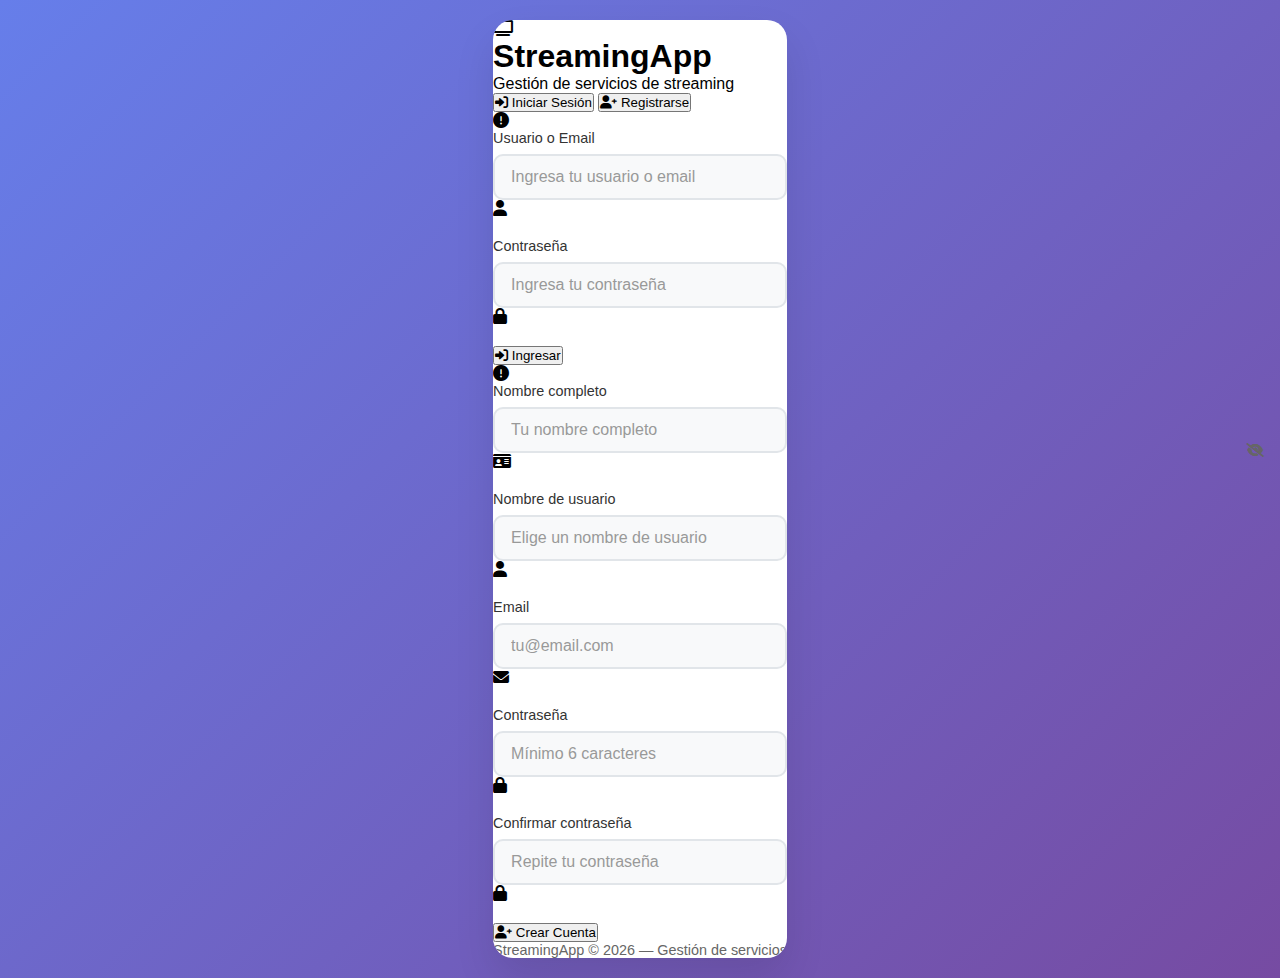
<file: index.html>
<!DOCTYPE html>
<html lang="es">
<head>
    <meta charset="UTF-8">
    <meta name="viewport" content="width=device-width, initial-scale=1.0">
    <title>Gestión de Servicios de Streaming</title>
    <link rel="stylesheet" href="assets/css/style.css">
    <link href="https://cdnjs.cloudflare.com/ajax/libs/font-awesome/6.0.0/css/all.min.css" rel="stylesheet">
</head>
<body>
    <div class="container">
        <!-- Sidebar -->
        <nav class="sidebar">
            <div class="sidebar-header">
                <h2><i class="fas fa-tv"></i> StreamingApp</h2>
                <div class="header-actions" style="display:flex; gap:8px; margin-top:10px; flex-wrap:wrap;">
                    <button class="btn btn-secondary" onclick="openProfileModal()">
                        <i class="fas fa-user"></i> Perfil
                    </button>
                    <button class="btn btn-secondary" onclick="logout()">
                        <i class="fas fa-sign-out-alt"></i> Cerrar sesión
                    </button>
                </div>
            </div>
            <ul class="sidebar-menu">
                <li><a href="#" onclick="showSection('dashboard')" class="active"><i class="fas fa-home"></i> Dashboard</a></li>
                <li><a href="#" onclick="showSection('clientes')"><i class="fas fa-users"></i> Clientes</a></li>
                <li><a href="#" onclick="showSection('proveedores')"><i class="fas fa-building"></i> Proveedores</a></li>
                <li><a href="#" onclick="showSection('servicios')"><i class="fas fa-play-circle"></i> Servicios</a></li>
                <li><a href="#" onclick="showSection('notificaciones')"><i class="fas fa-bell"></i> Notificaciones</a></li>
            </ul>

            <!-- User Info Panel -->
            <div class="sidebar-user" id="sidebarUser">
                <div class="sidebar-user-avatar">
                    <i class="fas fa-user-circle"></i>
                </div>
                <div class="sidebar-user-info">
                    <span class="sidebar-user-name" id="sidebarUserName">Cargando...</span>
                    <span class="sidebar-user-role" id="sidebarUserRole">—</span>
                </div>
                <button class="sidebar-logout-btn" onclick="logout()" title="Cerrar sesión">
                    <i class="fas fa-sign-out-alt"></i>
                </button>
            </div>
        </nav>

        <!-- Main Content -->
        <main class="main-content">
            <!-- Dashboard Section -->
            <section id="dashboard" class="content-section active">
                <div class="section-header">
                    <h1>Dashboard</h1>
                    <p>Resumen de tu gestión de servicios de streaming</p>
                </div>
                
                <div class="stats-grid">
                    <div class="stat-card">
                        <div class="stat-icon">
                            <i class="fas fa-users"></i>
                        </div>
                        <div class="stat-content">
                            <h3 id="total-clientes">0</h3>
                            <p>Clientes Activos</p>
                        </div>
                    </div>
                    
                    <div class="stat-card">
                        <div class="stat-icon">
                            <i class="fas fa-play-circle"></i>
                        </div>
                        <div class="stat-content">
                            <h3 id="total-servicios">0</h3>
                            <p>Servicios Activos</p>
                        </div>
                    </div>
                    
                    <div class="stat-card">
                        <div class="stat-icon">
                            <i class="fas fa-exclamation-triangle"></i>
                        </div>
                        <div class="stat-content">
                            <h3 id="servicios-vencer">0</h3>
                            <p>Próximos a Vencer</p>
                        </div>
                    </div>
                    
                    <div class="stat-card">
                        <div class="stat-icon">
                            <i class="fas fa-dollar-sign"></i>
                        </div>
                        <div class="stat-content">
                            <h3 id="ingresos-mensuales">$0</h3>
                            <p>Ingresos Mensuales</p>
                        </div>
                    </div>
                </div>

                <div class="dashboard-content">
                    <div class="card">
                        <div class="card-header">
                            <h3>Servicios Próximos a Vencer</h3>
                            <button class="btn btn-primary" onclick="generarNotificaciones()">
                                <i class="fas fa-bell"></i> Generar Notificaciones
                            </button>
                        </div>
                        <div class="card-body">
                            <div id="servicios-vencer-list">
                                <p>Cargando...</p>
                            </div>
                        </div>
                    </div>
                </div>
            </section>

            <!-- Clientes Section -->
            <section id="clientes" class="content-section">
                <div class="section-header">
                    <h1>Gestión de Clientes</h1>
                    <button class="btn btn-primary" onclick="openClienteModal()">
                        <i class="fas fa-plus"></i> Nuevo Cliente
                    </button>
                </div>
                
                <div class="card">
                    <div class="card-body">
                        <div class="table-actions">
                            <div class="left-actions">
                                <label class="inline-control">
                                    <input type="checkbox" id="clientes-only-active" /> Solo activos
                                </label>
                            </div>
                            <div class="right-actions">
                                <input type="text" id="clientes-search" placeholder="Buscar clientes..." />
                                <select id="clientes-page-size" title="Items por página">
                                    <option value="10" selected>10</option>
                                    <option value="20">20</option>
                                    <option value="50">50</option>
                                </select>
                            </div>
                        </div>
                        <div class="table-container">
                            <table id="clientes-table" class="data-table">
                                <thead>
                                    <tr>
                                        <th onclick="sortTable('clientes', 'nombre')" class="sortable">
                                            Nombre <i class="fas fa-sort"></i>
                                        </th>
                                        <th onclick="sortTable('clientes', 'apellido')" class="sortable">
                                            Apellido <i class="fas fa-sort"></i>
                                        </th>
                                        <th onclick="sortTable('clientes', 'telefono')" class="sortable">
                                            Teléfono <i class="fas fa-sort"></i>
                                        </th>
                                        <th onclick="sortTable('clientes', 'email')" class="sortable">
                                            Email <i class="fas fa-sort"></i>
                                        </th>
                                        <th onclick="sortTable('clientes', 'activo')" class="sortable">
                                            Estado <i class="fas fa-sort"></i>
                                        </th>
                                        <th>Acciones</th>
                                    </tr>
                                </thead>
                                <tbody>
                                    <tr>
                                        <td colspan="7">Cargando...</td>
                                    </tr>
                                </tbody>
                            </table>
                        </div>
                        <div id="clientes-pagination" class="pagination"></div>
                    </div>
                </div>
            </section>

            <!-- Proveedores Section -->
            <section id="proveedores" class="content-section">
                <div class="section-header">
                    <h1>Gestión de Proveedores</h1>
                    <button class="btn btn-primary" onclick="openProveedorModal()">
                        <i class="fas fa-plus"></i> Nuevo Proveedor
                    </button>
                </div>
                
                <div class="card">
                    <div class="card-body">
                        <div class="table-actions">
                            <div class="left-actions"></div>
                            <div class="right-actions">
                                <input type="text" id="proveedores-search" placeholder="Buscar proveedores..." />
                                <select id="proveedores-page-size" title="Items por página">
                                    <option value="10" selected>10</option>
                                    <option value="20">20</option>
                                    <option value="50">50</option>
                                </select>
                            </div>
                        </div>
                        <div class="table-container">
                            <table id="proveedores-table" class="data-table">
                                <thead>
                                    <tr>
                                        <th onclick="sortTable('proveedores', 'nombre')" class="sortable">
                                            Nombre <i class="fas fa-sort"></i>
                                        </th>
                                        <th onclick="sortTable('proveedores', 'contacto')" class="sortable">
                                            Contacto <i class="fas fa-sort"></i>
                                        </th>
                                        <th onclick="sortTable('proveedores', 'telefono')" class="sortable">
                                            Teléfono <i class="fas fa-sort"></i>
                                        </th>
                                        <th onclick="sortTable('proveedores', 'email')" class="sortable">
                                            Email <i class="fas fa-sort"></i>
                                        </th>
                                        <th>Acciones</th>
                                    </tr>
                                </thead>
                                <tbody>
                                    <tr>
                                        <td colspan="6">Cargando...</td>
                                    </tr>
                                </tbody>
                            </table>
                        </div>
                    </div>
                </div>
            </section>

            <!-- Servicios Section -->
            <section id="servicios" class="content-section">
                <div class="section-header">
                    <h1>Gestión de Servicios</h1>
                    <button class="btn btn-primary" onclick="openServicioModal()">
                        <i class="fas fa-plus"></i> Nuevo Servicio
                    </button>
                </div>
                
                <div class="card">
                    <div class="card-body">
                        <div class="table-actions">
                            <div class="left-actions"></div>
                            <div class="right-actions">
                                <input type="text" id="servicios-search" placeholder="Buscar servicios..." />
                                <select id="servicios-page-size" title="Items por página">
                                    <option value="10" selected>10</option>
                                    <option value="20">20</option>
                                    <option value="50">50</option>
                                </select>
                            </div>
                        </div>
                        <div class="table-container">
                            <table id="servicios-table" class="data-table">
                                <thead>
                                    <tr>
                                        <th onclick="sortTable('servicios', 'cliente_nombre')" class="sortable">
                                            Cliente <i class="fas fa-sort"></i>
                                        </th>
                                        <th onclick="sortTable('servicios', 'nombre_servicio')" class="sortable">
                                            Servicio <i class="fas fa-sort"></i>
                                        </th>
                                        <th onclick="sortTable('servicios', 'tipo_servicio')" class="sortable">
                                            Tipo <i class="fas fa-sort"></i>
                                        </th>
                                        <th onclick="sortTable('servicios', 'precio_mensual')" class="sortable">
                                            Precio <i class="fas fa-sort"></i>
                                        </th>
                                        <th onclick="sortTable('servicios', 'fecha_vencimiento')" class="sortable">
                                            Vencimiento <i class="fas fa-sort"></i>
                                        </th>
                                        <th onclick="sortTable('servicios', 'estado')" class="sortable">
                                            Estado <i class="fas fa-sort"></i>
                                        </th>
                                        <th>Acciones</th>
                                    </tr>
                                </thead>
                                <tbody>
                                    <tr>
                                        <td colspan="8">Cargando...</td>
                                    </tr>
                                </tbody>
                            </table>
                        </div>
                    </div>
                </div>
            </section>

            <!-- Notificaciones Section -->
            <section id="notificaciones" class="content-section">
                <div class="section-header">
                    <h1>Gestión de Notificaciones</h1>
                    <div class="header-actions">
                        <button class="btn btn-success" onclick="enviarNotificacionesPendientes()">
                            <i class="fas fa-paper-plane"></i> Enviar Pendientes
                        </button>
                        <button class="btn btn-primary" onclick="generarNotificaciones()">
                            <i class="fas fa-bell"></i> Generar Automáticas
                        </button>
                    </div>
                </div>
                
                <div class="card">
                    <div class="card-body">
                        <div class="table-container">
                            <table id="notificaciones-table" class="data-table">
                                <thead>
                                    <tr>
                                        <th onclick="sortTable('notificaciones', 'id')" class="sortable">
                                            ID <i class="fas fa-sort"></i>
                                        </th>
                                        <th onclick="sortTable('notificaciones', 'cliente_nombre')" class="sortable">
                                            Cliente <i class="fas fa-sort"></i>
                                        </th>
                                        <th onclick="sortTable('notificaciones', 'nombre_servicio')" class="sortable">
                                            Servicio <i class="fas fa-sort"></i>
                                        </th>
                                        <th onclick="sortTable('notificaciones', 'tipo_notificacion')" class="sortable">
                                            Tipo <i class="fas fa-sort"></i>
                                        </th>
                                        <th onclick="sortTable('notificaciones', 'mensaje')" class="sortable">
                                            Mensaje <i class="fas fa-sort"></i>
                                        </th>
                                        <th onclick="sortTable('notificaciones', 'estado')" class="sortable">
                                            Estado <i class="fas fa-sort"></i>
                                        </th>
                                        <th onclick="sortTable('notificaciones', 'fecha_envio')" class="sortable">
                                            Fecha Envío <i class="fas fa-sort"></i>
                                        </th>
                                    </tr>
                                </thead>
                                <tbody>
                                    <tr>
                                        <td colspan="7">Cargando...</td>
                                    </tr>
                                </tbody>
                            </table>
                        </div>
                    </div>
                </div>
            </section>
        </main>
    </div>

    <!-- Modals -->
    <div id="profileModal" class="modal">
        <div class="modal-content">
            <div class="modal-header">
                <h2>Mi Perfil</h2>
                <span class="close" onclick="closeModal('profileModal')">&times;</span>
            </div>
            <div class="modal-body">
                <form id="profileForm">
                    <div class="form-group">
                        <label for="perfilNombre">Nombre *</label>
                        <input type="text" id="perfilNombre" required>
                    </div>
                    <div class="form-group">
                        <label for="perfilApellido">Apellido *</label>
                        <input type="text" id="perfilApellido" required>
                    </div>
                    <div class="form-group">
                        <label for="perfilTelefono">Teléfono</label>
                        <input type="tel" id="perfilTelefono">
                    </div>
                    <div class="form-group">
                        <label for="perfilEmail">Email</label>
                        <input type="email" id="perfilEmail" disabled>
                        <small id="perfilEmailEstado" class="form-help"></small>
                        <button type="button" class="btn btn-primary" style="margin-top:8px" onclick="sendEmailVerification()">
                            <i class="fas fa-envelope"></i> Enviar verificación
                        </button>
                    </div>
                </form>
            </div>
            <div class="modal-footer">
                <button type="button" class="btn btn-secondary" onclick="closeModal('profileModal')">Cancelar</button>
                <button type="button" class="btn btn-primary" onclick="saveProfile()">Guardar</button>
            </div>
        </div>
    </div>
    <div id="clienteModal" class="modal">
        <div class="modal-content">
            <div class="modal-header">
                <h2 id="clienteModalTitle">Nuevo Cliente</h2>
                <span class="close" onclick="closeModal('clienteModal')">&times;</span>
            </div>
            <div class="modal-body">
                <form id="clienteForm">
                    <input type="hidden" id="clienteId">
                    <div class="form-group">
                        <label for="clienteNombre">Nombre *</label>
                        <input type="text" id="clienteNombre" required>
                    </div>
                    <div class="form-group">
                        <label for="clienteApellido">Apellido *</label>
                        <input type="text" id="clienteApellido" required>
                    </div>
                    <div class="form-group">
                        <label for="clienteTelefono">Teléfono *</label>
                        <input type="tel" id="clienteTelefono" required>
                    </div>
                    <div class="form-group">
                        <label for="clienteEmail">Email</label>
                        <input type="email" id="clienteEmail">
                    </div>
                    <div class="form-group">
                        <label for="clienteDireccion">Dirección</label>
                        <textarea id="clienteDireccion" rows="3"></textarea>
                    </div>
                    <div class="form-group">
                        <label for="clienteStatus">Estado</label>
                        <select id="clienteStatus">
                            <option value="1">Activo</option>
                            <option value="0">Inactivo</option>
                        </select>
                    </div>
                </form>
            </div>
            <div class="modal-footer">
                <button type="button" class="btn btn-secondary" onclick="closeModal('clienteModal')">Cancelar</button>
                <button type="button" class="btn btn-primary" onclick="saveCliente()">Guardar</button>
            </div>
        </div>
    </div>

    <div id="proveedorModal" class="modal">
        <div class="modal-content">
            <div class="modal-header">
                <h2 id="proveedorModalTitle">Nuevo Proveedor</h2>
                <span class="close" onclick="closeModal('proveedorModal')">&times;</span>
            </div>
            <div class="modal-body">
                <form id="proveedorForm">
                    <input type="hidden" id="proveedorId">
                    <div class="form-group">
                        <label for="proveedorNombre">Nombre *</label>
                        <input type="text" id="proveedorNombre" required>
                    </div>
                    <div class="form-group">
                        <label for="proveedorContacto">Contacto</label>
                        <input type="text" id="proveedorContacto">
                    </div>
                    <div class="form-group">
                        <label for="proveedorTelefono">Teléfono</label>
                        <input type="tel" id="proveedorTelefono">
                    </div>
                    <div class="form-group">
                        <label for="proveedorEmail">Email</label>
                        <input type="email" id="proveedorEmail">
                    </div>
                    <div class="form-group">
                        <label for="proveedorDireccion">Dirección</label>
                        <textarea id="proveedorDireccion" rows="3"></textarea>
                    </div>
                </form>
            </div>
            <div class="modal-footer">
                <button type="button" class="btn btn-secondary" onclick="closeModal('proveedorModal')">Cancelar</button>
                <button type="button" class="btn btn-primary" onclick="saveProveedor()">Guardar</button>
            </div>
        </div>
    </div>

    <div id="servicioModal" class="modal">
        <div class="modal-content">
            <div class="modal-header">
                <h2 id="servicioModalTitle">Nuevo Servicio</h2>
                <span class="close" onclick="closeModal('servicioModal')">&times;</span>
            </div>
            <div class="modal-body">
                <form id="servicioForm">
                    <input type="hidden" id="servicioId">
                    <div class="form-group">
                        <label for="servicioCliente">Cliente *</label>
                        <select id="servicioCliente" required>
                            <option value="">Seleccionar cliente...</option>
                        </select>
                    </div>
                    <div class="form-group">
                        <label for="servicioProveedor">Proveedor *</label>
                        <select id="servicioProveedor" required>
                            <option value="">Seleccionar proveedor...</option>
                        </select>
                    </div>
                    <div class="form-group">
                        <label for="servicioNombre">Nombre del Servicio *</label>
                        <input type="text" id="servicioNombre" required>
                    </div>
                    <div class="form-group">
                        <label for="servicioTipo">Tipo de Servicio *</label>
                        <select id="servicioTipo" required>
                            <option value="">Seleccionar tipo...</option>
                            <option value="Netflix">Netflix</option>
                            <option value="Disney+">Disney+</option>
                            <option value="Amazon Prime">Amazon Prime</option>
                            <option value="HBO Max">HBO Max</option>
                            <option value="Spotify">Spotify</option>
                            <option value="Apple Music">Apple Music</option>
                            <option value="YouTube Premium">YouTube Premium</option>
                            <option value="Capcut Pro">Capcut Pro</option>
                            <option value="Canva EDU">Canva EDU</option>
                            <option value="Otro">Otro</option>
                        </select>
                    </div>
                    <div class="form-group">
                        <label for="servicioPrecio">Precio Mensual *</label>
                        <input type="number" id="servicioPrecio" step="0.01" required>
                    </div>
                    <div class="form-group">
                        <label for="servicioInicio">Fecha de Inicio *</label>
                        <input type="date" id="servicioInicio" required>
                    </div>
                    <div class="form-group">
                        <label for="servicioVencimiento">Fecha de Vencimiento *</label>
                        <input type="date" id="servicioVencimiento" required>
                    </div>
                    <div class="form-group">
                        <label for="servicioEstado">Estado</label>
                        <select id="servicioEstado">
                            <option value="Activo">Activo</option>
                            <option value="Suspendido">Suspendido</option>
                            <option value="Cancelado">Cancelado</option>
                        </select>
                    </div>
                    <div class="form-group">
                        <label for="servicioObservaciones">Observaciones</label>
                        <textarea id="servicioObservaciones" rows="3"></textarea>
                    </div>
                </form>
            </div>
            <div class="modal-footer">
                <button type="button" class="btn btn-secondary" onclick="closeModal('servicioModal')">Cancelar</button>
                <button type="button" class="btn btn-primary" onclick="saveServicio()">Guardar</button>
            </div>
        </div>
    </div>

    <script src="assets/js/auth.js"></script>
    <script src="assets/js/app.js"></script>
</body>
</html>
</file>
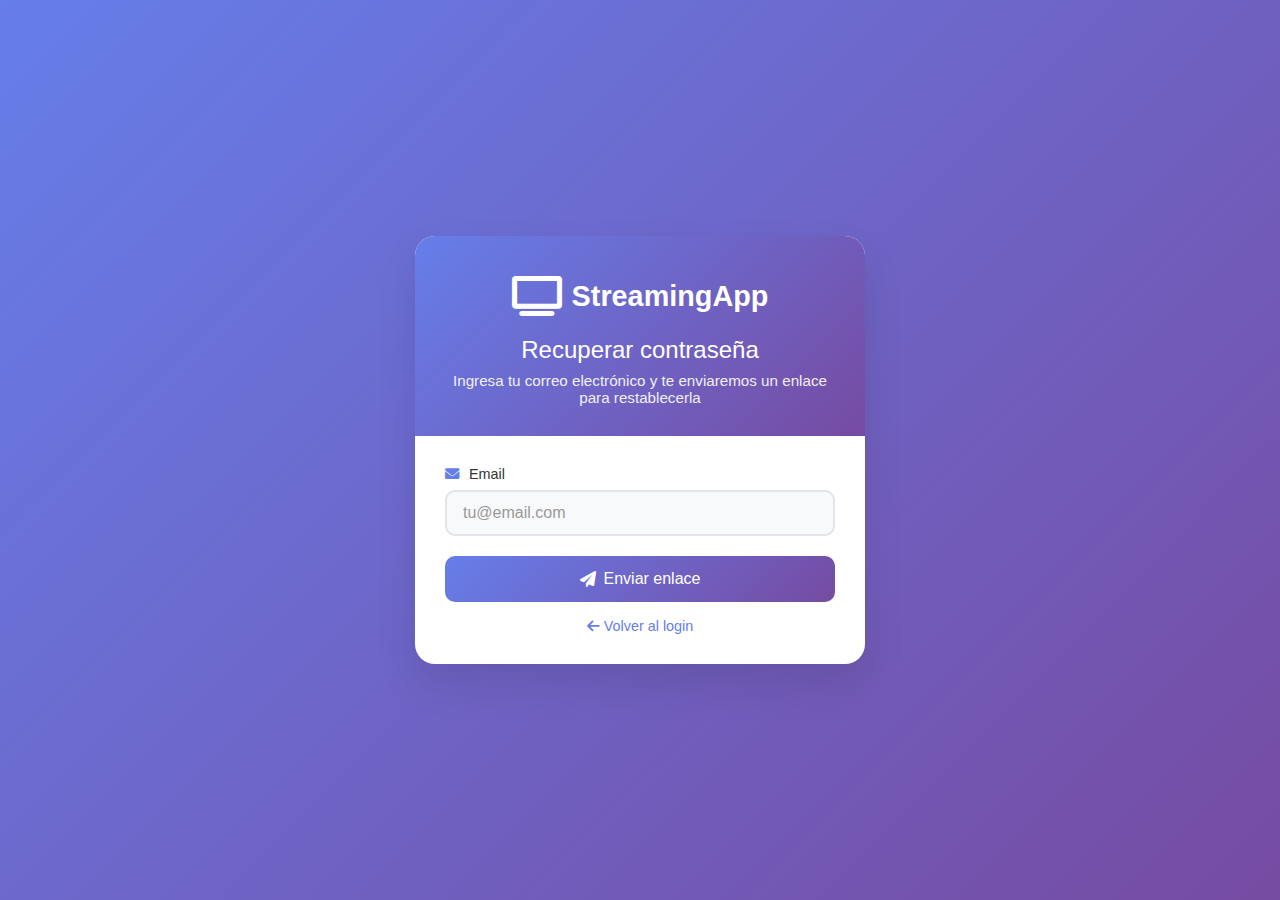
<file: forgot.html>
<!DOCTYPE html>
<html lang="es">
<head>
  <meta charset="UTF-8">
  <meta name="viewport" content="width=device-width, initial-scale=1.0">
  <title>Recuperar contraseña - StreamingApp</title>
  <link rel="stylesheet" href="assets/css/auth.css">
  <link href="https://cdnjs.cloudflare.com/ajax/libs/font-awesome/6.0.0/css/all.min.css" rel="stylesheet">
</head>
<body>
  <div class="auth-container">
    <div class="auth-card">
      <div class="auth-header">
        <div class="logo">
          <i class="fas fa-tv"></i>
          <h1>StreamingApp</h1>
        </div>
        <h2>Recuperar contraseña</h2>
        <p>Ingresa tu correo electrónico y te enviaremos un enlace para restablecerla</p>
      </div>

      <form id="forgotForm" class="auth-form">
        <div class="form-group">
          <label for="email">
            <i class="fas fa-envelope"></i>
            Email
          </label>
          <input type="email" id="email" name="email" required placeholder="tu@email.com">
        </div>

        <button type="submit" class="btn-register" id="forgotBtn">
          <i class="fas fa-paper-plane"></i>
          Enviar enlace
        </button>

        <div class="auth-footer" style="margin-top: 16px">
          <p>
            <a href="login.html" class="login-link"><i class="fas fa-arrow-left"></i> Volver al login</a>
          </p>
        </div>
      </form>

      <div id="alertMessage" class="alert" style="display:none;">
        <i class="fas fa-exclamation-circle"></i>
        <span id="alertText"></span>
        <button type="button" class="alert-close" onclick="hideAlert()">
          <i class="fas fa-times"></i>
        </button>
      </div>
    </div>

    <div id="loadingOverlay" class="loading-overlay" style="display:none;">
      <div class="loading-spinner">
        <i class="fas fa-spinner fa-spin"></i>
        <p>Enviando...</p>
      </div>
    </div>
  </div>

  <script src="assets/js/auth.js"></script>
</body>
</html>
</file>
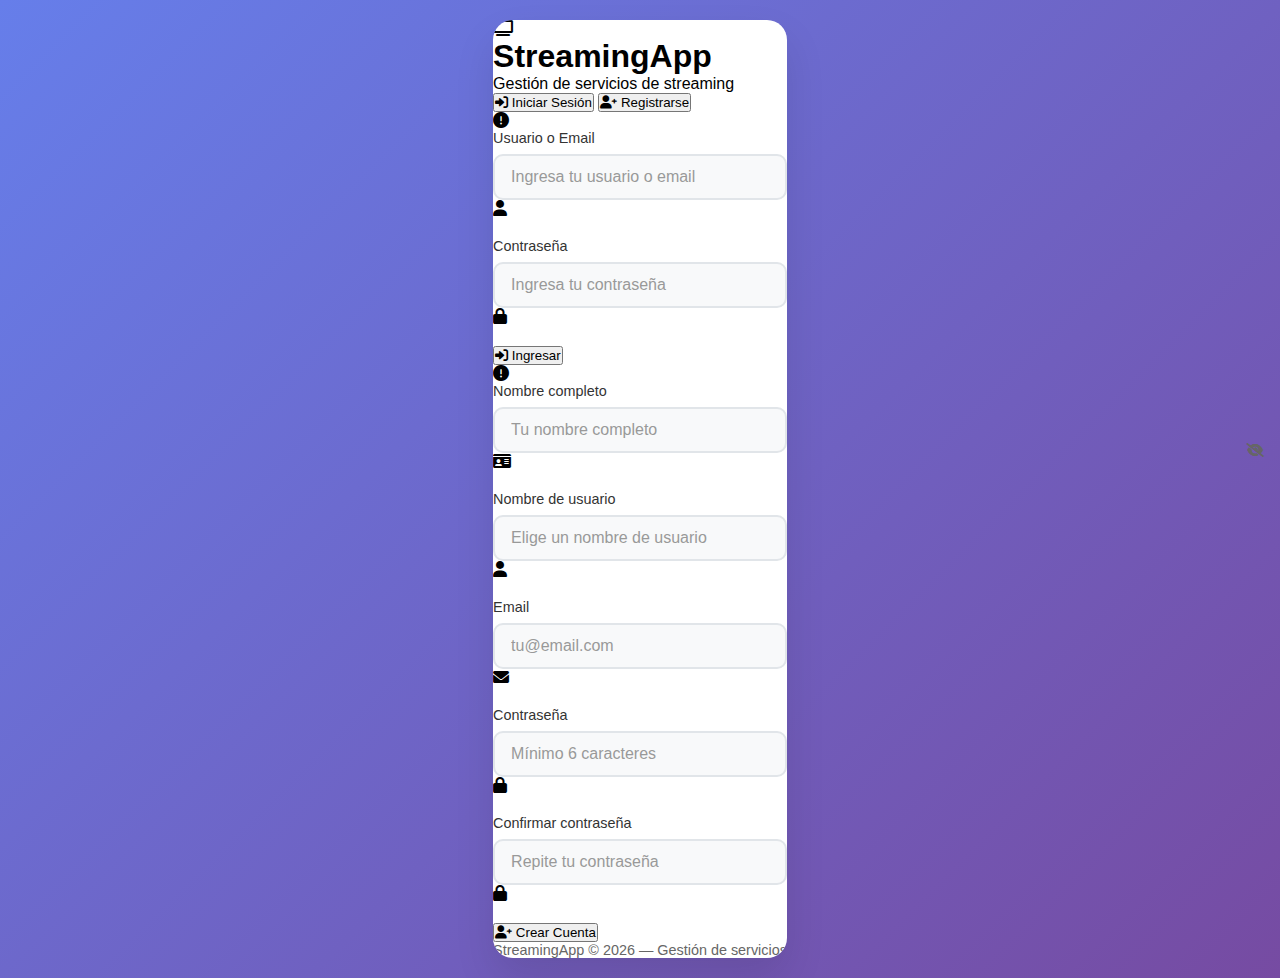
<file: login.html>
<!DOCTYPE html>
<html lang="es">
<head>
    <meta charset="UTF-8">
    <meta name="viewport" content="width=device-width, initial-scale=1.0">
    <title>Iniciar Sesión - StreamingApp</title>
    <meta name="description" content="Accede a tu panel de gestión de servicios de streaming">
    <link rel="stylesheet" href="assets/css/auth.css">
    <link href="https://cdnjs.cloudflare.com/ajax/libs/font-awesome/6.0.0/css/all.min.css" rel="stylesheet">
</head>
<body>

    <!-- Partículas de fondo -->
    <div class="particles"></div>

    <div class="auth-wrapper">
        <div class="auth-card">

            <!-- Marca -->
            <div class="auth-brand">
                <div class="brand-icon">
                    <i class="fas fa-tv"></i>
                </div>
                <h1>StreamingApp</h1>
                <p>Gestión de servicios de streaming</p>
            </div>

            <!-- Tabs -->
            <div class="auth-tabs" role="tablist">
                <button class="tab-btn active" data-tab="loginPanel" role="tab" aria-selected="true" id="tab-login">
                    <i class="fas fa-sign-in-alt"></i> Iniciar Sesión
                </button>
                <button class="tab-btn" data-tab="registerPanel" role="tab" aria-selected="false" id="tab-register">
                    <i class="fas fa-user-plus"></i> Registrarse
                </button>
            </div>

            <!-- ── Panel Login ── -->
            <div class="tab-panel active" id="loginPanel" role="tabpanel" aria-labelledby="tab-login">

                <div class="auth-alert" id="loginAlert" role="alert">
                    <i class="fas fa-exclamation-circle"></i>
                    <span class="alert-msg"></span>
                </div>

                <form id="loginForm" novalidate>
                    <div class="form-group">
                        <label for="loginUsername">Usuario o Email</label>
                        <div class="input-wrapper">
                            <input
                                type="text"
                                id="loginUsername"
                                name="username"
                                placeholder="Ingresa tu usuario o email"
                                autocomplete="username"
                                required
                            >
                            <i class="fas fa-user input-icon"></i>
                        </div>
                    </div>

                    <div class="form-group">
                        <label for="loginPassword">Contraseña</label>
                        <div class="input-wrapper">
                            <input
                                type="password"
                                id="loginPassword"
                                name="password"
                                placeholder="Ingresa tu contraseña"
                                autocomplete="current-password"
                                class="has-toggle"
                                required
                            >
                            <button type="button" class="toggle-password" aria-label="Mostrar contraseña">
                                <i class="fas fa-eye-slash"></i>
                            </button>
                            <i class="fas fa-lock input-icon"></i>
                        </div>
                    </div>

                    <button type="submit" class="btn-auth" id="loginBtn">
                        <div class="spinner"></div>
                        <span class="btn-text">
                            <i class="fas fa-sign-in-alt"></i> Ingresar
                        </span>
                    </button>
                </form>
            </div>

            <!-- ── Panel Registro ── -->
            <div class="tab-panel" id="registerPanel" role="tabpanel" aria-labelledby="tab-register">

                <div class="auth-alert" id="registerAlert" role="alert">
                    <i class="fas fa-exclamation-circle"></i>
                    <span class="alert-msg"></span>
                </div>

                <form id="registerForm" novalidate>
                    <div class="form-group">
                        <label for="regNombre">Nombre completo</label>
                        <div class="input-wrapper">
                            <input
                                type="text"
                                id="regNombre"
                                name="nombre"
                                placeholder="Tu nombre completo"
                                autocomplete="name"
                                required
                            >
                            <i class="fas fa-id-card input-icon"></i>
                        </div>
                    </div>

                    <div class="form-group">
                        <label for="regUsername">Nombre de usuario</label>
                        <div class="input-wrapper">
                            <input
                                type="text"
                                id="regUsername"
                                name="username"
                                placeholder="Elige un nombre de usuario"
                                autocomplete="username"
                                required
                            >
                            <i class="fas fa-user input-icon"></i>
                        </div>
                    </div>

                    <div class="form-group">
                        <label for="regEmail">Email</label>
                        <div class="input-wrapper">
                            <input
                                type="email"
                                id="regEmail"
                                name="email"
                                placeholder="tu@email.com"
                                autocomplete="email"
                                required
                            >
                            <i class="fas fa-envelope input-icon"></i>
                        </div>
                    </div>

                    <div class="form-group">
                        <label for="regPassword">Contraseña</label>
                        <div class="input-wrapper">
                            <input
                                type="password"
                                id="regPassword"
                                name="password"
                                placeholder="Mínimo 6 caracteres"
                                autocomplete="new-password"
                                class="has-toggle"
                                required
                            >
                            <button type="button" class="toggle-password" aria-label="Mostrar contraseña">
                                <i class="fas fa-eye-slash"></i>
                            </button>
                            <i class="fas fa-lock input-icon"></i>
                        </div>
                    </div>

                    <div class="form-group">
                        <label for="regConfirm">Confirmar contraseña</label>
                        <div class="input-wrapper">
                            <input
                                type="password"
                                id="regConfirm"
                                name="confirm"
                                placeholder="Repite tu contraseña"
                                autocomplete="new-password"
                                class="has-toggle"
                                required
                            >
                            <button type="button" class="toggle-password" aria-label="Mostrar contraseña">
                                <i class="fas fa-eye-slash"></i>
                            </button>
                            <i class="fas fa-lock input-icon"></i>
                        </div>
                    </div>

                    <button type="submit" class="btn-auth" id="registerBtn">
                        <div class="spinner"></div>
                        <span class="btn-text">
                            <i class="fas fa-user-plus"></i> Crear Cuenta
                        </span>
                    </button>
                </form>
            </div>

            <!-- Footer -->
            <div class="auth-footer">
                <p>StreamingApp &copy; 2026 &mdash; Gestión de servicios</p>
            </div>

        </div>
    </div>

    <script src="assets/js/auth.js"></script>
</body>
</html>
</file>
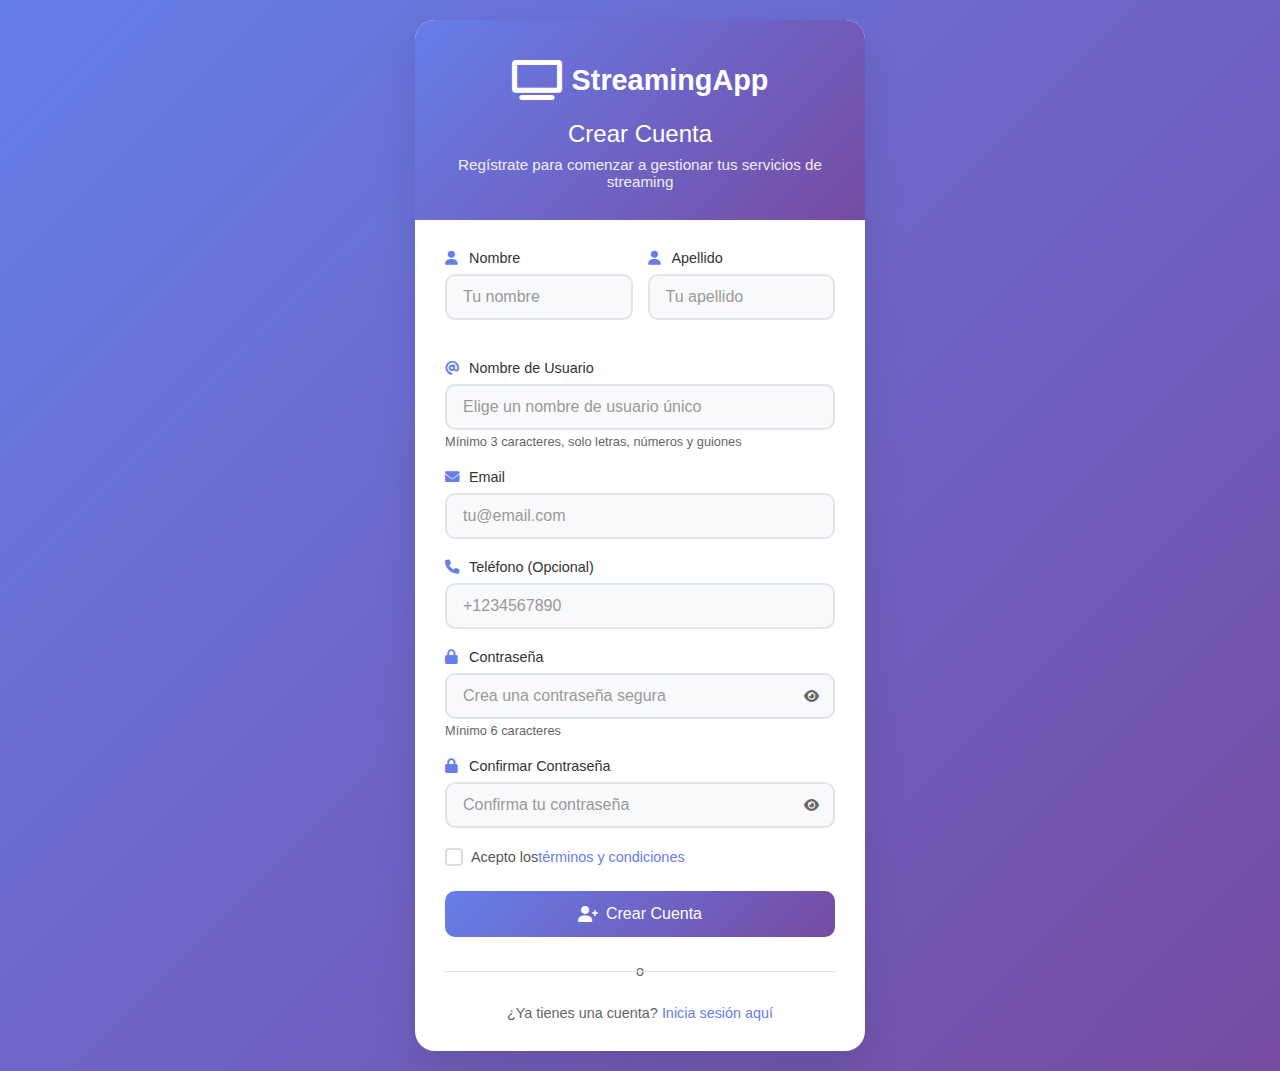
<file: register.html>
<!DOCTYPE html>
<html lang="es">
<head>
    <meta charset="UTF-8">
    <meta name="viewport" content="width=device-width, initial-scale=1.0">
    <title>Registro - StreamingApp</title>
    <link rel="stylesheet" href="assets/css/auth.css">
    <link href="https://cdnjs.cloudflare.com/ajax/libs/font-awesome/6.0.0/css/all.min.css" rel="stylesheet">
</head>
<body>
    <div class="auth-container">
        <div class="auth-card register-card">
            <div class="auth-header">
                <div class="logo">
                    <i class="fas fa-tv"></i>
                    <h1>StreamingApp</h1>
                </div>
                <h2>Crear Cuenta</h2>
                <p>Regístrate para comenzar a gestionar tus servicios de streaming</p>
            </div>
            
            <form id="registerForm" class="auth-form">
                <div class="form-row">
                    <div class="form-group">
                        <label for="nombre">
                            <i class="fas fa-user"></i>
                            Nombre
                        </label>
                        <input type="text" id="nombre" name="nombre" required 
                               placeholder="Tu nombre">
                    </div>
                    
                    <div class="form-group">
                        <label for="apellido">
                            <i class="fas fa-user"></i>
                            Apellido
                        </label>
                        <input type="text" id="apellido" name="apellido" required 
                               placeholder="Tu apellido">
                    </div>
                </div>
                
                <div class="form-group">
                    <label for="username">
                        <i class="fas fa-at"></i>
                        Nombre de Usuario
                    </label>
                    <input type="text" id="username" name="username" required 
                           placeholder="Elige un nombre de usuario único">
                    <small class="form-help">Mínimo 3 caracteres, solo letras, números y guiones</small>
                </div>
                
                <div class="form-group">
                    <label for="email">
                        <i class="fas fa-envelope"></i>
                        Email
                    </label>
                    <input type="email" id="email" name="email" required 
                           placeholder="tu@email.com">
                </div>
                
                <div class="form-group">
                    <label for="telefono">
                        <i class="fas fa-phone"></i>
                        Teléfono (Opcional)
                    </label>
                    <input type="tel" id="telefono" name="telefono" 
                           placeholder="+1234567890">
                </div>
                
                <div class="form-group">
                    <label for="password">
                        <i class="fas fa-lock"></i>
                        Contraseña
                    </label>
                    <div class="password-input">
                        <input type="password" id="password" name="password" required 
                               placeholder="Crea una contraseña segura">
                        <button type="button" class="toggle-password" onclick="togglePassword('password')">
                            <i class="fas fa-eye" id="toggleIcon1"></i>
                        </button>
                    </div>
                    <small class="form-help">Mínimo 6 caracteres</small>
                </div>
                
                <div class="form-group">
                    <label for="confirmPassword">
                        <i class="fas fa-lock"></i>
                        Confirmar Contraseña
                    </label>
                    <div class="password-input">
                        <input type="password" id="confirmPassword" name="confirmPassword" required 
                               placeholder="Confirma tu contraseña">
                        <button type="button" class="toggle-password" onclick="togglePassword('confirmPassword')">
                            <i class="fas fa-eye" id="toggleIcon2"></i>
                        </button>
                    </div>
                </div>
                
                <div class="form-options">
                    <label class="checkbox-container">
                        <input type="checkbox" id="terms" required>
                        <span class="checkmark"></span>
                        Acepto los <a href="#" class="terms-link">términos y condiciones</a>
                    </label>
                </div>
                
                <button type="submit" class="btn-register" id="registerBtn">
                    <i class="fas fa-user-plus"></i>
                    Crear Cuenta
                </button>
                
                <div class="auth-divider">
                    <span>o</span>
                </div>
                
                <div class="auth-footer">
                    <p>¿Ya tienes una cuenta? 
                        <a href="login.html" class="login-link">Inicia sesión aquí</a>
                    </p>
                </div>
            </form>
            
            <!-- Mensaje de alerta -->
            <div id="alertMessage" class="alert" style="display: none;">
                <i class="fas fa-exclamation-circle"></i>
                <span id="alertText"></span>
                <button type="button" class="alert-close" onclick="hideAlert()">
                    <i class="fas fa-times"></i>
                </button>
            </div>
        </div>
        
        <!-- Loading overlay -->
        <div id="loadingOverlay" class="loading-overlay" style="display: none;">
            <div class="loading-spinner">
                <i class="fas fa-spinner fa-spin"></i>
                <p>Creando cuenta...</p>
            </div>
        </div>
    </div>

    <script src="assets/js/auth.js"></script>
</body>
</html>
</file>
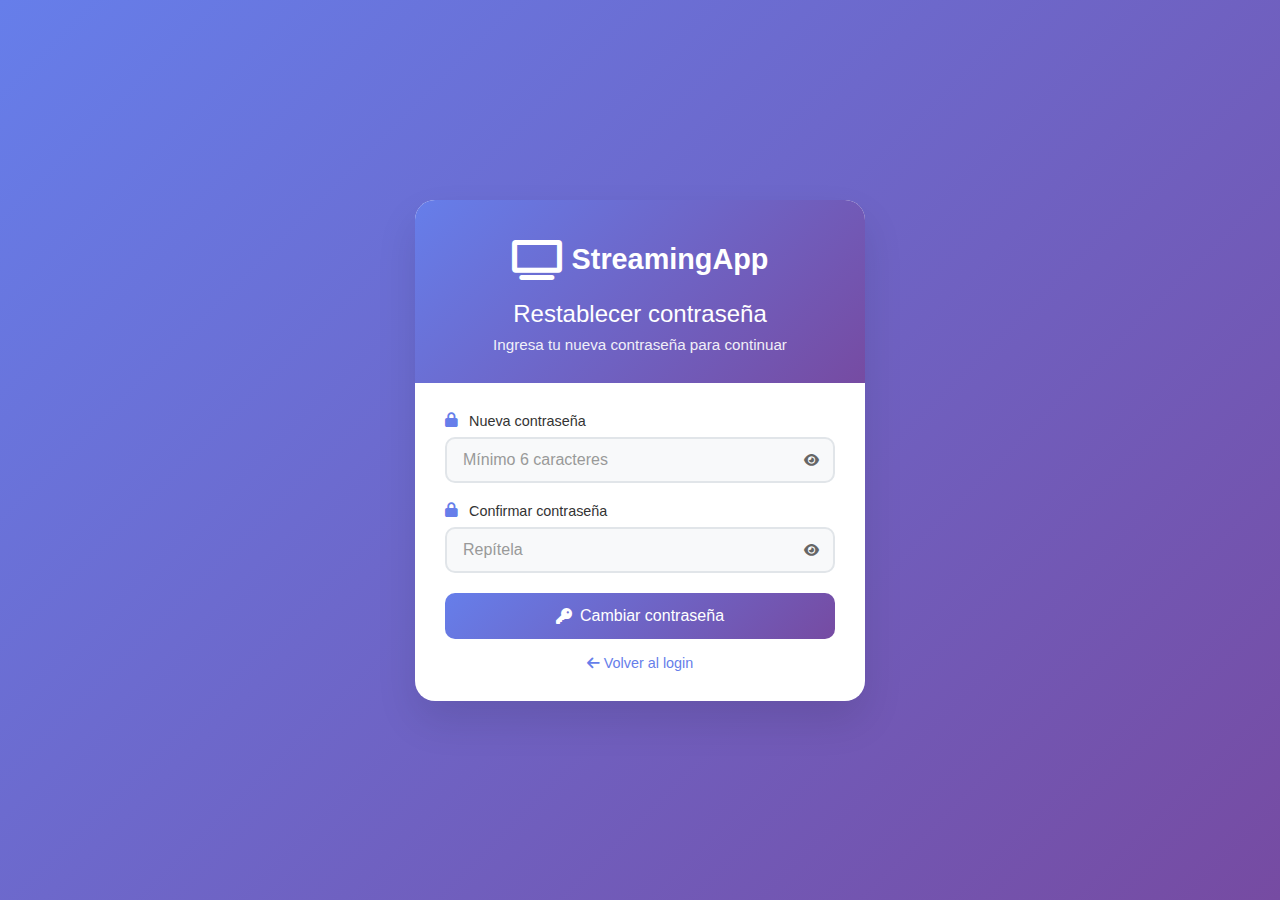
<file: reset.html>
<!DOCTYPE html>
<html lang="es">
<head>
  <meta charset="UTF-8">
  <meta name="viewport" content="width=device-width, initial-scale=1.0">
  <title>Restablecer contraseña - StreamingApp</title>
  <link rel="stylesheet" href="assets/css/auth.css">
  <link href="https://cdnjs.cloudflare.com/ajax/libs/font-awesome/6.0.0/css/all.min.css" rel="stylesheet">
</head>
<body>
  <div class="auth-container">
    <div class="auth-card">
      <div class="auth-header">
        <div class="logo">
          <i class="fas fa-tv"></i>
          <h1>StreamingApp</h1>
        </div>
        <h2>Restablecer contraseña</h2>
        <p>Ingresa tu nueva contraseña para continuar</p>
      </div>

      <form id="resetForm" class="auth-form">
        <input type="hidden" id="resetToken">
        <div class="form-group">
          <label for="password">
            <i class="fas fa-lock"></i>
            Nueva contraseña
          </label>
          <div class="password-input">
            <input type="password" id="password" name="password" required placeholder="Mínimo 6 caracteres">
            <button type="button" class="toggle-password" onclick="togglePassword('password')">
              <i class="fas fa-eye" id="toggleIcon1"></i>
            </button>
          </div>
        </div>

        <div class="form-group">
          <label for="confirmPassword">
            <i class="fas fa-lock"></i>
            Confirmar contraseña
          </label>
          <div class="password-input">
            <input type="password" id="confirmPassword" name="confirmPassword" required placeholder="Repítela">
            <button type="button" class="toggle-password" onclick="togglePassword('confirmPassword')">
              <i class="fas fa-eye" id="toggleIcon2"></i>
            </button>
          </div>
        </div>

        <button type="submit" class="btn-register" id="resetBtn">
          <i class="fas fa-key"></i>
          Cambiar contraseña
        </button>

        <div class="auth-footer" style="margin-top: 16px">
          <p>
            <a href="login.html" class="login-link"><i class="fas fa-arrow-left"></i> Volver al login</a>
          </p>
        </div>
      </form>

      <div id="alertMessage" class="alert" style="display:none;">
        <i class="fas fa-exclamation-circle"></i>
        <span id="alertText"></span>
        <button type="button" class="alert-close" onclick="hideAlert()">
          <i class="fas fa-times"></i>
        </button>
      </div>
    </div>

    <div id="loadingOverlay" class="loading-overlay" style="display:none;">
      <div class="loading-spinner">
        <i class="fas fa-spinner fa-spin"></i>
        <p>Guardando...</p>
      </div>
    </div>
  </div>

  <script src="assets/js/auth.js"></script>
</body>
</html>
</file>
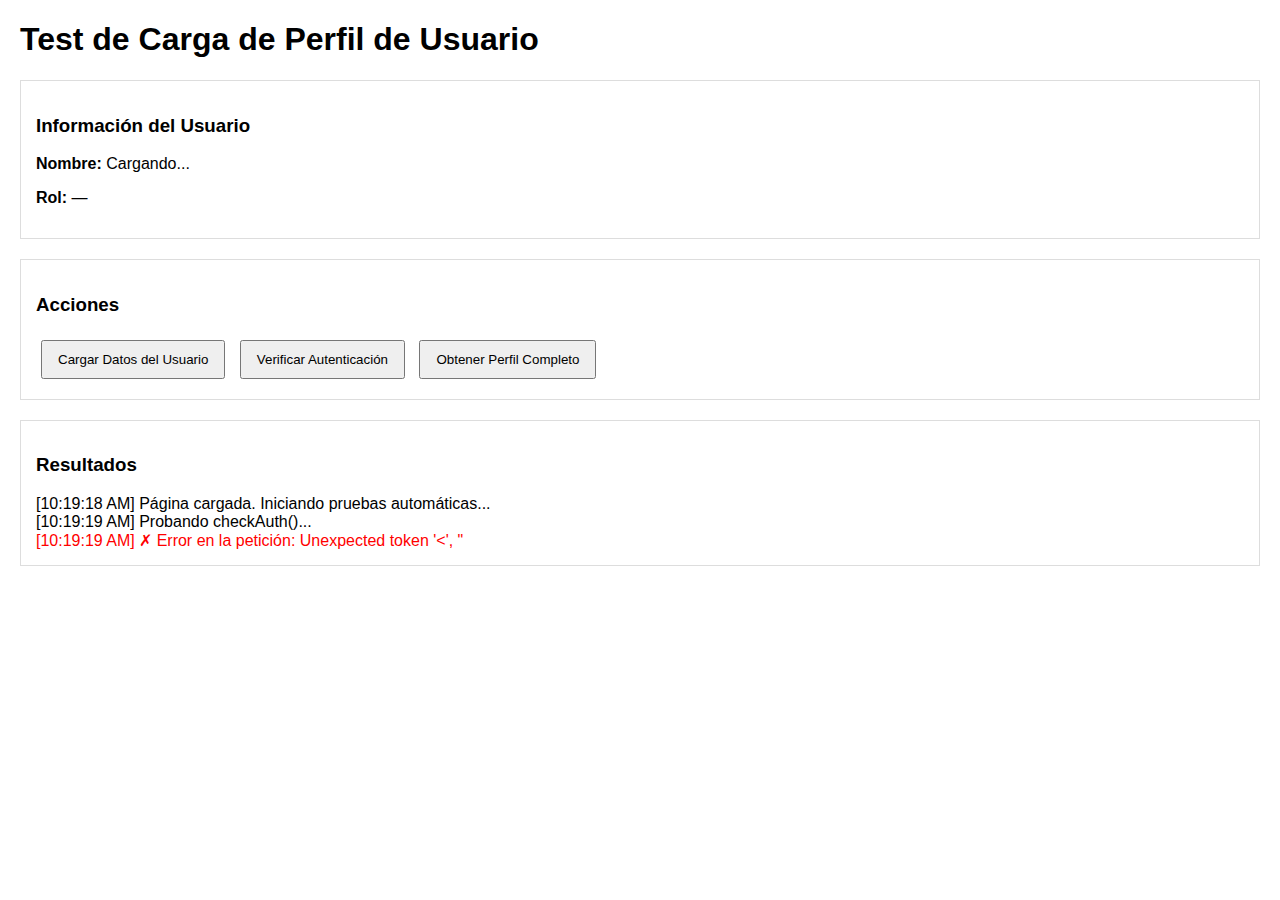
<file: test_user_profile.html>
<!DOCTYPE html>
<html lang="es">
<head>
    <meta charset="UTF-8">
    <meta name="viewport" content="width=device-width, initial-scale=1.0">
    <title>Test Perfil de Usuario</title>
    <style>
        body { font-family: Arial, sans-serif; margin: 20px; }
        .test-section { margin: 20px 0; padding: 15px; border: 1px solid #ddd; }
        .success { color: green; }
        .error { color: red; }
        button { padding: 10px 15px; margin: 5px; }
    </style>
</head>
<body>
    <h1>Test de Carga de Perfil de Usuario</h1>
    
    <div class="test-section">
        <h3>Información del Usuario</h3>
        <div id="userInfo">
            <p><strong>Nombre:</strong> <span id="sidebarUserName">Cargando...</span></p>
            <p><strong>Rol:</strong> <span id="sidebarUserRole">—</span></p>
        </div>
    </div>
    
    <div class="test-section">
        <h3>Acciones</h3>
        <button onclick="testLoadUserData()">Cargar Datos del Usuario</button>
        <button onclick="testAuthCheck()">Verificar Autenticación</button>
        <button onclick="testProfile()">Obtener Perfil Completo</button>
    </div>
    
    <div class="test-section">
        <h3>Resultados</h3>
        <div id="results"></div>
    </div>

    <script>
        const API_BASE_URL = 'api/auth.php';
        
        function log(message, type = 'info') {
            const results = document.getElementById('results');
            const div = document.createElement('div');
            div.className = type;
            div.innerHTML = `[${new Date().toLocaleTimeString()}] ${message}`;
            results.appendChild(div);
            console.log(message);
        }
        
        async function testLoadUserData() {
            try {
                log('Probando loadUserData()...', 'info');
                
                const response = await fetch(`${API_BASE_URL}?action=profile`);
                const data = await response.json();
                
                if (data.success && data.data) {
                    // Actualizar sidebar con datos del usuario
                    const userNameElement = document.getElementById('sidebarUserName');
                    const userRoleElement = document.getElementById('sidebarUserRole');
                    
                    if (userNameElement) {
                        const fullName = `${data.data.nombre} ${data.data.apellido}`.trim();
                        userNameElement.textContent = fullName || data.data.username;
                    }
                    
                    if (userRoleElement) {
                        userRoleElement.textContent = data.data.rol || 'Usuario';
                    }
                    
                    log('✓ Datos del usuario cargados correctamente', 'success');
                    log(`Nombre: ${data.data.nombre} ${data.data.apellido}`, 'info');
                    log(`Rol: ${data.data.rol}`, 'info');
                    log(`Email: ${data.data.email}`, 'info');
                    log(`Email verificado: ${data.data.email_verified ? 'Sí' : 'No'}`, 'info');
                } else {
                    log('✗ Error cargando datos del usuario: ' + (data.message || 'Error desconocido'), 'error');
                }
            } catch (error) {
                log('✗ Error en la petición: ' + error.message, 'error');
            }
        }
        
        async function testAuthCheck() {
            try {
                log('Probando checkAuth()...', 'info');
                
                const response = await fetch(`${API_BASE_URL}?action=check`);
                const data = await response.json();
                
                if (data.success) {
                    log('✓ Usuario autenticado correctamente', 'success');
                    log(`ID: ${data.data.id}`, 'info');
                    log(`Username: ${data.data.username}`, 'info');
                } else {
                    log('✗ Usuario no autenticado: ' + data.message, 'error');
                }
            } catch (error) {
                log('✗ Error en la petición: ' + error.message, 'error');
            }
        }
        
        async function testProfile() {
            try {
                log('Probando getProfile()...', 'info');
                
                const response = await fetch(`${API_BASE_URL}?action=profile`);
                const data = await response.json();
                
                if (data.success) {
                    log('✓ Perfil obtenido correctamente', 'success');
                    log(JSON.stringify(data.data, null, 2), 'info');
                } else {
                    log('✗ Error obteniendo perfil: ' + data.message, 'error');
                }
            } catch (error) {
                log('✗ Error en la petición: ' + error.message, 'error');
            }
        }
        
        // Auto-test al cargar la página
        window.addEventListener('load', function() {
            log('Página cargada. Iniciando pruebas automáticas...', 'info');
            setTimeout(testAuthCheck, 500);
            setTimeout(testLoadUserData, 1000);
        });
    </script>
</body>
</html>
</file>
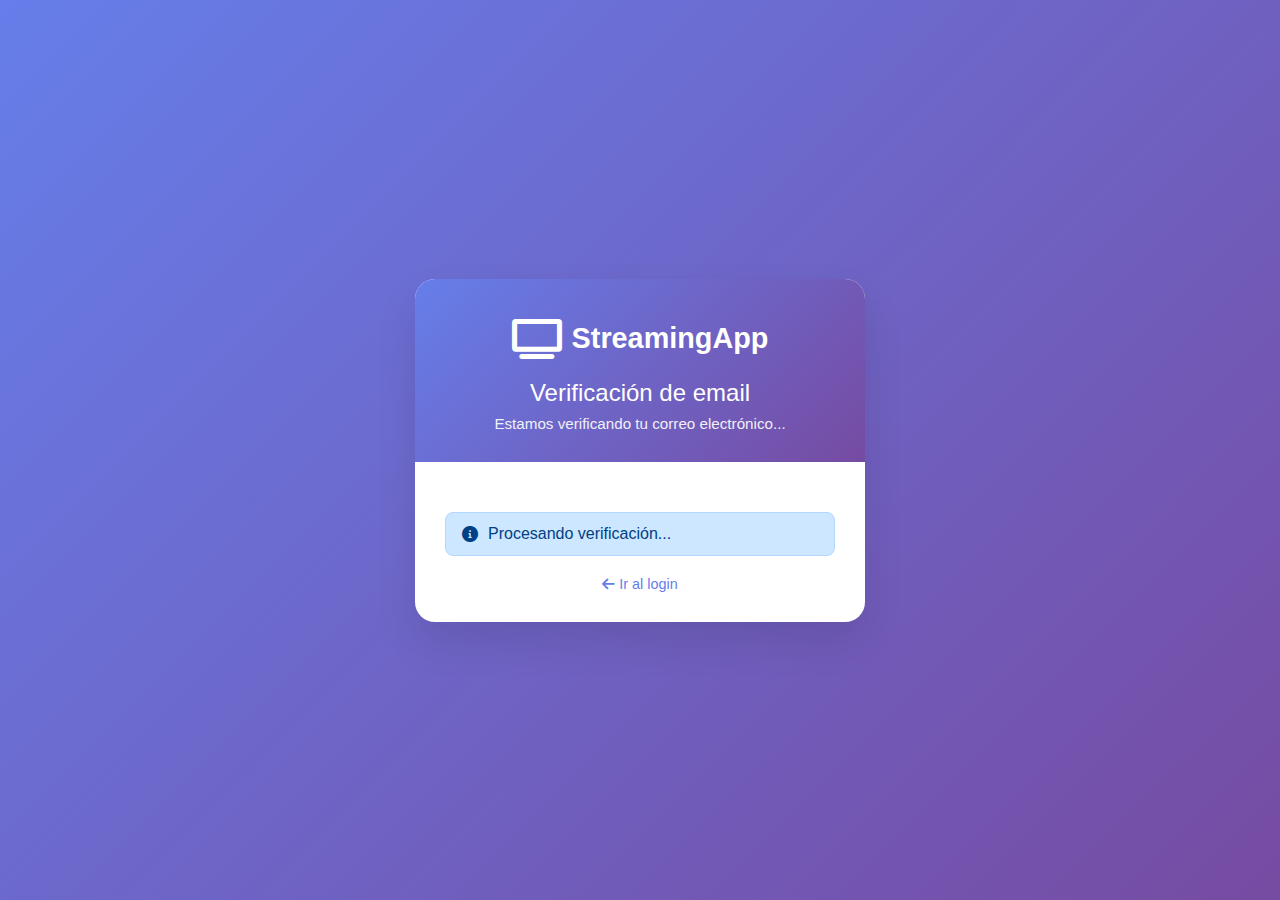
<file: verify.html>
<!DOCTYPE html>
<html lang="es">
<head>
  <meta charset="UTF-8">
  <meta name="viewport" content="width=device-width, initial-scale=1.0">
  <title>Verificar email - StreamingApp</title>
  <link rel="stylesheet" href="assets/css/auth.css">
  <link href="https://cdnjs.cloudflare.com/ajax/libs/font-awesome/6.0.0/css/all.min.css" rel="stylesheet">
</head>
<body>
  <div class="auth-container">
    <div class="auth-card">
      <div class="auth-header">
        <div class="logo">
          <i class="fas fa-tv"></i>
          <h1>StreamingApp</h1>
        </div>
        <h2>Verificación de email</h2>
        <p>Estamos verificando tu correo electrónico...</p>
      </div>

      <div class="auth-form" id="verifyContent">
        <div class="alert info" id="verifyStatus">
          <i class="fas fa-info-circle"></i>
          <span id="verifyText">Procesando verificación...</span>
        </div>
        <div class="auth-footer" style="margin-top: 16px">
          <p>
            <a href="login.html" class="login-link"><i class="fas fa-arrow-left"></i> Ir al login</a>
          </p>
        </div>
      </div>
    </div>
  </div>

  <script src="assets/js/auth.js"></script>
  <script>
    document.addEventListener('DOMContentLoaded', function(){
      if (window.runEmailVerification) {
        window.runEmailVerification();
      }
    });
  </script>
</body>
</html>
</file>
<file: assets/css/auth.css>
/* =============================================
   Auth Page Styles - StreamingApp Login/Register
   ============================================= */

@import url('https://fonts.googleapis.com/css2?family=Inter:wght@300;400;500;600;700&display=swap');

/* Estilos para autenticación - Login y Registro */


* {
    margin: 0;
    padding: 0;
    box-sizing: border-box;
}

body {

    font-family: 'Inter', 'Segoe UI', Tahoma, Geneva, Verdana, sans-serif;

    font-family: 'Segoe UI', Tahoma, Geneva, Verdana, sans-serif;
    background: linear-gradient(135deg, #667eea 0%, #764ba2 100%);

    min-height: 100vh;
    display: flex;
    align-items: center;
    justify-content: center;
    padding: 20px;
}

.auth-container {
    width: 100%;
    max-width: 450px;
    position: relative;
}

.auth-card {
    background: white;
    border-radius: 20px;
    box-shadow: 0 20px 40px rgba(0, 0, 0, 0.1);
    overflow: hidden;
    animation: slideUp 0.6s ease-out;
}

.register-card {
    max-width: 500px;
}

@keyframes slideUp {
    from {
        opacity: 0;
        transform: translateY(30px);
    }
    to {
        opacity: 1;
        transform: translateY(0);
    }
}

.auth-header {
    background: linear-gradient(135deg, #667eea 0%, #764ba2 100%);
    color: white;
    padding: 40px 30px 30px;
    text-align: center;
}

.logo {
    display: flex;
    align-items: center;
    justify-content: center;
    gap: 10px;
    margin-bottom: 20px;
}

.logo i {
    font-size: 2.5rem;
}

.logo h1 {
    font-size: 1.8rem;
    font-weight: 600;
}

.auth-header h2 {
    font-size: 1.5rem;
    margin-bottom: 8px;
    font-weight: 500;
}

.auth-header p {
    opacity: 0.9;
    font-size: 0.95rem;
}

.auth-form {
    padding: 30px;
}

.form-row {
    display: grid;
    grid-template-columns: 1fr 1fr;
    gap: 15px;
    margin-bottom: 20px;
}

.form-group {
    margin-bottom: 20px;
}

.form-group label {
    display: flex;
    align-items: center;
    gap: 8px;
    font-weight: 500;
    color: #333;
    margin-bottom: 8px;
    font-size: 0.9rem;
}

.form-group label i {
    color: #667eea;
    width: 16px;
}

.form-group input {
    width: 100%;
    padding: 12px 16px;
    border: 2px solid #e1e5e9;
    border-radius: 10px;
    font-size: 1rem;
    transition: all 0.3s ease;
    background: #f8f9fa;
}

.form-group input:focus {
    outline: none;
    border-color: #667eea;
    background: white;
    box-shadow: 0 0 0 3px rgba(102, 126, 234, 0.1);
}

.form-group input::placeholder {
    color: #999;
}

.password-input {
    position: relative;
}

.toggle-password {
    position: absolute;
    right: 12px;
    top: 50%;
    transform: translateY(-50%);
    background: none;
    border: none;
    color: #666;
    cursor: pointer;
    padding: 4px;
    border-radius: 4px;
    transition: color 0.3s ease;
}

.toggle-password:hover {
    color: #667eea;
}

.form-help {
    display: block;
    font-size: 0.8rem;
    color: #666;
    margin-top: 4px;
}

.form-options {
    display: flex;
    justify-content: space-between;
    align-items: center;
    margin-bottom: 25px;
    flex-wrap: wrap;
    gap: 10px;
}

.checkbox-container {
    display: flex;
    align-items: center;
    cursor: pointer;
    font-size: 0.9rem;
    color: #555;
}

.checkbox-container input {
    display: none;
}

.checkmark {
    width: 18px;
    height: 18px;
    border: 2px solid #ddd;
    border-radius: 4px;
    margin-right: 8px;
    position: relative;
    transition: all 0.3s ease;
}

.checkbox-container input:checked + .checkmark {
    background: #667eea;
    border-color: #667eea;
}

.checkbox-container input:checked + .checkmark::after {
    content: '✓';
    position: absolute;
    color: white;
    font-size: 12px;
    top: 50%;
    left: 50%;
    transform: translate(-50%, -50%);
}

.forgot-password,
.terms-link,
.register-link,
.login-link {
    color: #667eea;
    text-decoration: none;
    font-size: 0.9rem;
    transition: color 0.3s ease;
}

.forgot-password:hover,
.terms-link:hover,
.register-link:hover,
.login-link:hover {
    color: #764ba2;
    text-decoration: underline;
}

.btn-login,
.btn-register {
    width: 100%;
    padding: 14px;
    background: linear-gradient(135deg, #667eea 0%, #764ba2 100%);
    color: white;
    border: none;
    border-radius: 10px;
    font-size: 1rem;
    font-weight: 500;
    cursor: pointer;
    transition: all 0.3s ease;
    display: flex;
    align-items: center;
    justify-content: center;
    gap: 8px;
}

.btn-login:hover,
.btn-register:hover {
    transform: translateY(-2px);
    box-shadow: 0 8px 25px rgba(102, 126, 234, 0.3);
}

.btn-login:active,
.btn-register:active {
    transform: translateY(0);
}

.btn-login:disabled,
.btn-register:disabled {
    opacity: 0.6;
    cursor: not-allowed;
    transform: none;
}

.auth-divider {
    text-align: center;
    margin: 25px 0;
    position: relative;
}

.auth-divider::before {
    content: '';
    position: absolute;
    top: 50%;
    left: 0;
    right: 0;
    height: 1px;
    background: #e1e5e9;
}

.auth-divider span {
    background: white;
    padding: 0 15px;
    color: #666;
    font-size: 0.9rem;
}

.auth-footer {
    text-align: center;
}

.auth-footer p {
    color: #666;
    font-size: 0.9rem;
}

/* Alertas */
.alert {
    background: #f8d7da;
    color: #721c24;
    border: 1px solid #f5c6cb;
    border-radius: 8px;
    padding: 12px 16px;
    margin: 20px 0;
    display: flex;
    align-items: center;
    gap: 10px;
    animation: slideDown 0.3s ease-out;
}

.alert.success {
    background: #d4edda;
    color: #155724;
    border-color: #c3e6cb;
}

.alert.info {
    background: #cce7ff;
    color: #004085;
    border-color: #b3d7ff;
}

@keyframes slideDown {
    from {
        opacity: 0;
        transform: translateY(-10px);
    }
    to {
        opacity: 1;
        transform: translateY(0);
    }
}

.alert-close {
    background: none;
    border: none;
    color: inherit;
    cursor: pointer;
    margin-left: auto;
    padding: 4px;
    border-radius: 4px;
    opacity: 0.7;
    transition: opacity 0.3s ease;
}

.alert-close:hover {
    opacity: 1;
}

/* Loading overlay */
.loading-overlay {
    position: fixed;
    top: 0;
    left: 0;
    width: 100%;
    height: 100%;
    background: rgba(0, 0, 0, 0.5);
    display: flex;
    align-items: center;
    justify-content: center;
    z-index: 1000;
}

.loading-spinner {
    background: white;
    padding: 30px;
    border-radius: 15px;
    text-align: center;
    box-shadow: 0 10px 30px rgba(0, 0, 0, 0.2);
}

.loading-spinner i {
    font-size: 2rem;
    color: #667eea;
    margin-bottom: 15px;
}

.loading-spinner p {
    color: #666;
    font-size: 0.9rem;
}

/* Demo info */
.demo-info {
    position: fixed;
    top: 20px;
    right: 20px;
    background: rgba(255, 255, 255, 0.95);
    padding: 15px;
    border-radius: 10px;
    box-shadow: 0 5px 15px rgba(0, 0, 0, 0.1);
    font-size: 0.8rem;
    max-width: 200px;
}

.demo-info h4 {
    color: #667eea;
    margin-bottom: 8px;
    display: flex;
    align-items: center;
    gap: 5px;
}

.demo-info p {
    margin: 4px 0;
    color: #555;
}

/* Responsive */
@media (max-width: 768px) {
    .auth-container {
        padding: 10px;
    }
    
    .auth-card {
        border-radius: 15px;
    }
    
    .auth-header {
        padding: 30px 20px 25px;
    }
    
    .auth-form {
        padding: 20px;
    }
    
    .form-row {
        grid-template-columns: 1fr;
        gap: 0;
    }
    
    .form-options {
        flex-direction: column;
        align-items: flex-start;
        gap: 15px;
    }
    
    .demo-info {
        position: static;
        margin-top: 20px;
        max-width: none;
    }
}

@media (max-width: 480px) {
    body {
        padding: 10px;
    }
    
    .logo h1 {
        font-size: 1.5rem;
    }
    
    .auth-header h2 {
        font-size: 1.3rem;
    }
    
    .auth-header p {
        font-size: 0.9rem;
    }
}

/* Animaciones adicionales */
.form-group input:invalid:not(:placeholder-shown) {
    border-color: #dc3545;
}

.form-group input:valid:not(:placeholder-shown) {
    border-color: #28a745;
}

/* Estados de carga en botones */
.btn-login.loading,
.btn-register.loading {
    pointer-events: none;
}

.btn-login.loading i,
.btn-register.loading i {
    animation: spin 1s linear infinite;
}

@keyframes spin {
    from { transform: rotate(0deg); }
    to { transform: rotate(360deg); }
}
</file>
<file: assets/css/style.css>
/* Reset y estilos base */
* {
    margin: 0;
    padding: 0;
    box-sizing: border-box;
}

body {
    font-family: 'Segoe UI', Tahoma, Geneva, Verdana, sans-serif;
    background-color: #f5f7fa;
    color: #333;
    line-height: 1.6;
}

.container {
    display: flex;
    min-height: 100vh;
}

/* Sidebar */
.sidebar {
    width: 250px;
    background: linear-gradient(135deg, #667eea 0%, #764ba2 100%);
    color: white;
    position: fixed;
    height: 100vh;
    overflow-y: auto;
    z-index: 1000;
}

.sidebar-header {
    padding: 20px;
    border-bottom: 1px solid rgba(255, 255, 255, 0.1);
}

.sidebar-header h2 {
    font-size: 1.5rem;
    font-weight: 600;
}

.sidebar-header i {
    margin-right: 10px;
    color: #ffd700;
}

.sidebar-menu {
    list-style: none;
    padding: 20px 0;
}

.sidebar-menu li {
    margin: 0;
}

.sidebar-menu a {
    display: block;
    padding: 15px 20px;
    color: white;
    text-decoration: none;
    transition: all 0.3s ease;
    border-left: 3px solid transparent;
}

.sidebar-menu a:hover,
.sidebar-menu a.active {
    background-color: rgba(255, 255, 255, 0.1);
    border-left-color: #ffd700;
}

.sidebar-menu i {
    margin-right: 10px;
    width: 20px;
    text-align: center;
}

/* Main Content */
.main-content {
    flex: 1;
    margin-left: 250px;
    padding: 30px;
}

.content-section {
    display: none;
}

.content-section.active {
    display: block;
}

.section-header {
    display: flex;
    justify-content: space-between;
    align-items: center;
    margin-bottom: 30px;
    padding-bottom: 20px;
    border-bottom: 2px solid #e9ecef;
}

.section-header h1 {
    color: #2c3e50;
    font-size: 2rem;
    font-weight: 600;
}

.section-header p {
    color: #6c757d;
    margin-top: 5px;
}

.header-actions {
    display: flex;
    gap: 10px;
}

/* Stats Grid */
.stats-grid {
    display: grid;
    grid-template-columns: repeat(auto-fit, minmax(250px, 1fr));
    gap: 20px;
    margin-bottom: 30px;
}

.stat-card {
    background: white;
    padding: 25px;
    border-radius: 10px;
    box-shadow: 0 2px 10px rgba(0, 0, 0, 0.1);
    display: flex;
    align-items: center;
    transition: transform 0.3s ease;
}

.stat-card:hover {
    transform: translateY(-5px);
}

.stat-icon {
    width: 60px;
    height: 60px;
    border-radius: 50%;
    display: flex;
    align-items: center;
    justify-content: center;
    margin-right: 20px;
    font-size: 24px;
    color: white;
}

.stat-card:nth-child(1) .stat-icon {
    background: linear-gradient(135deg, #667eea, #764ba2);
}

.stat-card:nth-child(2) .stat-icon {
    background: linear-gradient(135deg, #f093fb, #f5576c);
}

.stat-card:nth-child(3) .stat-icon {
    background: linear-gradient(135deg, #4facfe, #00f2fe);
}

.stat-card:nth-child(4) .stat-icon {
    background: linear-gradient(135deg, #43e97b, #38f9d7);
}

.stat-content h3 {
    font-size: 2rem;
    font-weight: 700;
    color: #2c3e50;
    margin-bottom: 5px;
}

.stat-content p {
    color: #6c757d;
    font-size: 0.9rem;
}

/* Cards */
.card {
    background: white;
    border-radius: 10px;
    box-shadow: 0 2px 10px rgba(0, 0, 0, 0.1);
    margin-bottom: 20px;
}

.card-header {
    padding: 20px 25px;
    border-bottom: 1px solid #e9ecef;
    display: flex;
    justify-content: space-between;
    align-items: center;
}

.card-header h3 {
    color: #2c3e50;
    font-size: 1.3rem;
    font-weight: 600;
}

.card-body {
    padding: 25px;
}

/* Tables */
.table-container {
    overflow-x: auto;
}

.data-table {
    width: 100%;
    border-collapse: collapse;
    margin-top: 10px;
}

.data-table th,
.data-table td {
    padding: 12px;
    text-align: left;
    border-bottom: 1px solid #e9ecef;
}

.data-table th {
    background-color: #f8f9fa;
    font-weight: 600;
    color: #495057;
    position: sticky;
    top: 0;
}

.data-table tbody tr:hover {
    background-color: #f8f9fa;
}

/* Table actions (search) */
.table-actions {
    display: flex;
    justify-content: flex-end;
    margin-bottom: 10px;
}

.table-actions input[type="text"] {
    width: 280px;
    max-width: 100%;
    padding: 10px 12px;
    border: 1px solid #ced4da;
    border-radius: 6px;
}

/* Pagination */
.pagination {
    display: flex;
    align-items: center;
    justify-content: flex-end;
    gap: 6px;
    margin-top: 14px;
}

.pagination .page-btn {
    padding: 6px 10px;
    border: 1px solid #ced4da;
    background: #fff;
    border-radius: 4px;
    cursor: pointer;
}

.pagination .page-btn.active {
    background: #667eea;
    color: #fff;
    border-color: #667eea;
}

.pagination .page-btn.disabled {
    opacity: 0.5;
    cursor: not-allowed;
}

.pagination .page-ellipsis {
    color: #6c757d;
    padding: 0 4px;
}

/* Buttons */
.btn {
    padding: 10px 20px;
    border: none;
    border-radius: 5px;
    cursor: pointer;
    font-size: 0.9rem;
    font-weight: 500;
    text-decoration: none;
    display: inline-flex;
    align-items: center;
    gap: 8px;
    transition: all 0.3s ease;
}

.btn-primary {
    background: linear-gradient(135deg, #667eea, #764ba2);
    color: white;
}

.btn-primary:hover {
    transform: translateY(-2px);
    box-shadow: 0 4px 15px rgba(102, 126, 234, 0.4);
}

.btn-success {
    background: linear-gradient(135deg, #43e97b, #38f9d7);
    color: white;
}

.btn-success:hover {
    transform: translateY(-2px);
    box-shadow: 0 4px 15px rgba(67, 233, 123, 0.4);
}

.btn-warning {
    background: linear-gradient(135deg, #f093fb, #f5576c);
    color: white;
}

.btn-warning:hover {
    transform: translateY(-2px);
    box-shadow: 0 4px 15px rgba(240, 147, 251, 0.4);
}

.btn-danger {
    background: linear-gradient(135deg, #ff6b6b, #ee5a52);
    color: white;
}

.btn-danger:hover {
    transform: translateY(-2px);
    box-shadow: 0 4px 15px rgba(255, 107, 107, 0.4);
}

.btn-secondary {
    background: #6c757d;
    color: white;
}

.btn-secondary:hover {
    background: #5a6268;
}

.btn-sm {
    padding: 6px 12px;
    font-size: 0.8rem;
}

/* Modals */
.modal {
    display: none;
    position: fixed;
    z-index: 2000;
    left: 0;
    top: 0;
    width: 100%;
    height: 100%;
    background-color: rgba(0, 0, 0, 0.5);
    backdrop-filter: blur(5px);
}

.modal-content {
    background-color: white;
    margin: 5% auto;
    border-radius: 10px;
    width: 90%;
    max-width: 600px;
    box-shadow: 0 10px 30px rgba(0, 0, 0, 0.3);
    animation: modalSlideIn 0.3s ease;
}

@keyframes modalSlideIn {
    from {
        opacity: 0;
        transform: translateY(-50px);
    }

    to {
        opacity: 1;
        transform: translateY(0);
    }
}

.modal-header {
    padding: 20px 25px;
    border-bottom: 1px solid #e9ecef;
    display: flex;
    justify-content: space-between;
    align-items: center;
}

.modal-header h2 {
    color: #2c3e50;
    font-size: 1.5rem;
    font-weight: 600;
}

.close {
    color: #aaa;
    font-size: 28px;
    font-weight: bold;
    cursor: pointer;
    transition: color 0.3s ease;
}

.close:hover {
    color: #000;
}

.modal-body {
    padding: 25px;
    max-height: 70vh;
    overflow-y: auto;
}

.modal-footer {
    padding: 20px 25px;
    border-top: 1px solid #e9ecef;
    display: flex;
    justify-content: flex-end;
    gap: 10px;
}

/* Forms */
.form-group {
    margin-bottom: 20px;
}

.form-group label {
    display: block;
    margin-bottom: 5px;
    color: #495057;
    font-weight: 500;
}

.form-group input,
.form-group select,
.form-group textarea {
    width: 100%;
    padding: 10px;
    border: 1px solid #ced4da;
    border-radius: 5px;
    font-size: 0.9rem;
    transition: border-color 0.3s ease;
}

.form-group input:focus,
.form-group select:focus,
.form-group textarea:focus {
    outline: none;
    border-color: #667eea;
    box-shadow: 0 0 0 3px rgba(102, 126, 234, 0.1);
}

.form-group textarea {
    resize: vertical;
    min-height: 80px;
}

/* Status badges */
.status-badge {
    padding: 4px 8px;
    border-radius: 12px;
    font-size: 0.8rem;
    font-weight: 500;
    text-transform: uppercase;
    display: inline-flex;
    align-items: center;
    gap: 4px;
}

.status-activo {
    background-color: #d4edda;
    color: #155724;
}

.status-inactivo {
    background-color: #f8d7da;
    color: #721c24;
}

.status-suspendido {
    background-color: #fff3cd;
    color: #856404;
}

.status-cancelado {
    background-color: #f8d7da;
    color: #721c24;
}

.status-pendiente {
    background-color: #cce5ff;
    color: #004085;
}

.status-enviada {
    background-color: #d4edda;
    color: #155724;
}

.status-fallida {
    background-color: #f8d7da;
    color: #721c24;
}

/* Loading states */
.loading {
    text-align: center;
    padding: 20px;
    color: #6c757d;
}

.loading i {
    animation: spin 1s linear infinite;
    margin-right: 10px;
}

@keyframes spin {
    0% {
        transform: rotate(0deg);
    }

    100% {
        transform: rotate(360deg);
    }
}

/* Responsive */
@media (max-width: 768px) {
    .sidebar {
        width: 100%;
        height: auto;
        position: relative;
    }

    .main-content {
        margin-left: 0;
        padding: 20px;
    }

    .section-header {
        flex-direction: column;
        align-items: flex-start;
        gap: 15px;
    }

    .stats-grid {
        grid-template-columns: 1fr;
    }

    .modal-content {
        width: 95%;
        margin: 10% auto;
    }

    .header-actions {
        flex-direction: column;
        width: 100%;
    }

    .header-actions .btn {
        width: 100%;
        justify-content: center;
    }
}

/* Animations */
.fade-in {
    animation: fadeIn 0.5s ease;
}

@keyframes fadeIn {
    from {
        opacity: 0;
    }

    to {
        opacity: 1;
    }
}

.slide-in {
    animation: slideIn 0.3s ease;
}

@keyframes slideIn {
    from {
        opacity: 0;
        transform: translateX(-20px);
    }

    to {
        opacity: 1;
        transform: translateX(0);
    }
}

/* ── Sidebar User Panel ── */
.sidebar-user {
    position: absolute;
    bottom: 0;
    left: 0;
    right: 0;
    display: flex;
    align-items: center;
    gap: 10px;
    padding: 16px 20px;
    background: rgba(0, 0, 0, 0.2);
    border-top: 1px solid rgba(255, 255, 255, 0.1);
}

.sidebar-user-avatar {
    font-size: 28px;
    color: rgba(255, 255, 255, 0.7);
    flex-shrink: 0;
}

.sidebar-user-info {
    flex: 1;
    overflow: hidden;
    display: flex;
    flex-direction: column;
    gap: 2px;
}

.sidebar-user-name {
    color: white;
    font-size: 0.85rem;
    font-weight: 600;
    white-space: nowrap;
    overflow: hidden;
    text-overflow: ellipsis;
}

.sidebar-user-role {
    font-size: 0.7rem;
    font-weight: 600;
    text-transform: uppercase;
    letter-spacing: 0.5px;
    padding: 2px 6px;
    border-radius: 4px;
    display: inline-block;
    width: fit-content;
    background: rgba(255, 215, 0, 0.2);
    color: #ffd700;
}

.sidebar-user-role.role-usuario {
    background: rgba(102, 126, 234, 0.3);
    color: #a5b4fc;
}

.sidebar-logout-btn {
    background: rgba(255, 255, 255, 0.1);
    border: 1px solid rgba(255, 255, 255, 0.15);
    color: rgba(255, 255, 255, 0.7);
    width: 34px;
    height: 34px;
    border-radius: 8px;
    cursor: pointer;
    display: flex;
    align-items: center;
    justify-content: center;
    font-size: 0.85rem;
    transition: all 0.3s ease;
    flex-shrink: 0;
}

.sidebar-logout-btn:hover {
    background: rgba(255, 107, 107, 0.3);
    border-color: rgba(255, 107, 107, 0.4);
    color: #ff8a95;
    transform: translateY(-1px);
}

/* Adjust sidebar menu to leave room for user panel */
.sidebar {
    padding-bottom: 80px;
}
</file>
